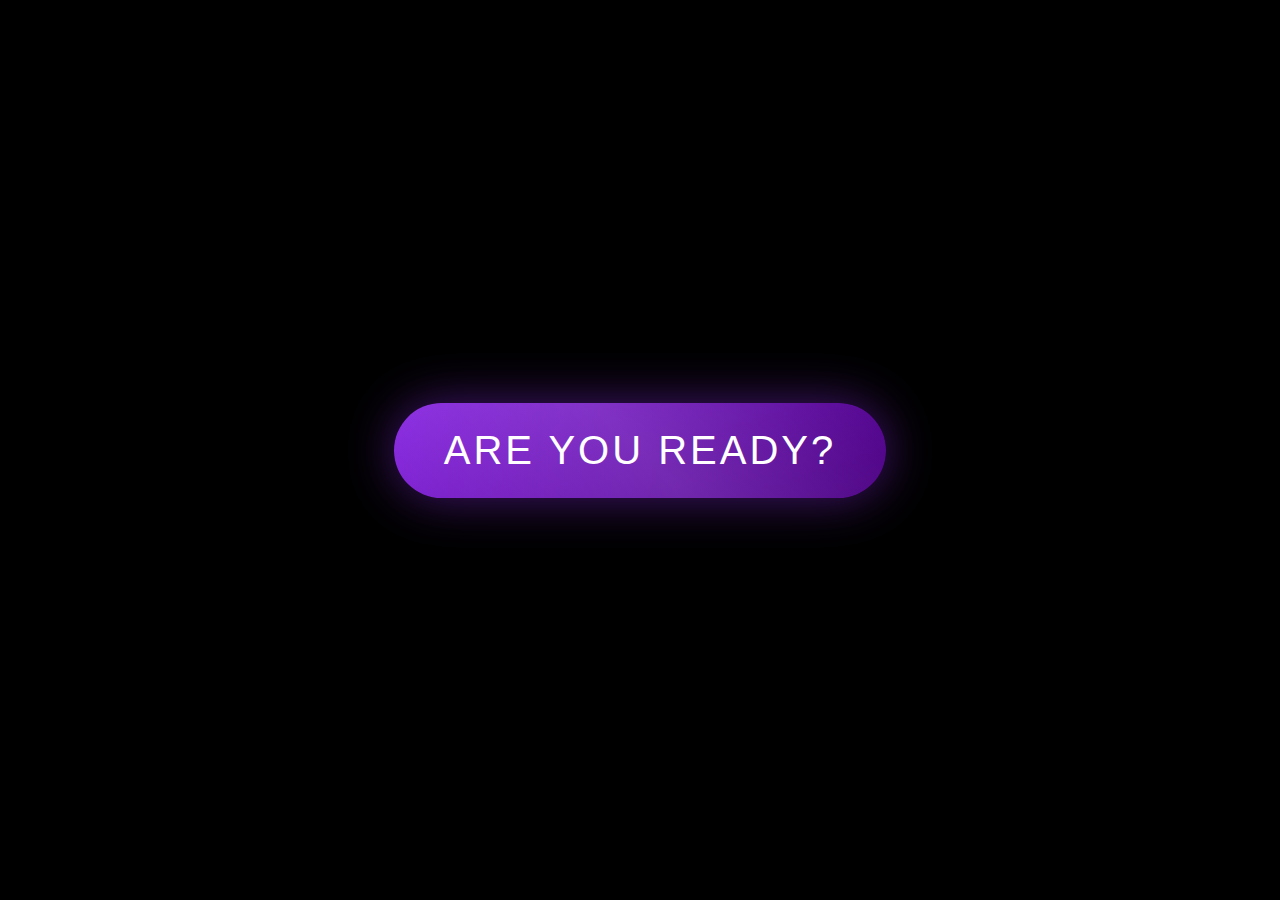
<file: index.html>
<!DOCTYPE html>
    <meta charset="UTF-8">
    <meta name="viewport" content="width=device-width, initial-scale=1.0">
<html>
<head>
    <style>
        body {
            margin: 0;
            padding: 0;
            overflow: hidden;
            background: #000;
            height: 100vh;
            display: flex;
            justify-content: center;
            align-items: center;
            font-family: 'Arial', sans-serif;
        }

        #startButton {
            padding: 25px 50px;
            font-size: 2.5em;
            background: linear-gradient(135deg, #8A2BE2 0%, #4B0082 100%);
            color: white;
            border: none;
            border-radius: 50px;
            cursor: pointer;
            position: relative;
            overflow: hidden;
            transition: all 0.3s ease;
            box-shadow: 0 0 50px rgba(138, 43, 226, 0.5);
            text-transform: uppercase;
            letter-spacing: 3px;
            animation: pulse 2s infinite;
        }

        #startButton:hover {
            transform: scale(1.05);
            box-shadow: 0 0 70px rgba(138, 43, 226, 0.8);
        }

        #startButton::before {
            content: '';
            position: absolute;
            top: -50%;
            left: -50%;
            width: 200%;
            height: 200%;
            background: linear-gradient(45deg, 
                transparent 25%,
                rgba(255,255,255,0.1) 50%,
                transparent 75%);
            animation: shine 3s infinite;
        }

        #videoContainer {
            padding: 25px 50px;

            border: none;
            border-radius: 50px;

            display: none;
            position: fixed;

            overflow: hidden;
        }

        #myVideo {
            width: 100%;
            height: 100%;
            object-fit: contain;
        }

        #skipButton {
            position: fixed;
            bottom: 40px;
            right: 40px;
            padding: 15px 30px;
            background: linear-gradient(135deg, #FF6B6B 0%, #FF8E53 100%);
            color: white;
            border: none;
            border-radius: 25px;
            cursor: pointer;
            display: none;
            font-size: 1.2em;
            box-shadow: 0 0 30px rgba(255,107,107,0.5);
            transition: all 0.3s ease;
        }

        #skipButton:hover {
            transform: scale(1.05);
            box-shadow: 0 0 50px rgba(255,107,107,0.8);
        }

        @keyframes pulse {
            0% { transform: scale(1); }
            50% { transform: scale(1.02); }
            100% { transform: scale(1); }
        }

        @keyframes shine {
            0% { transform: translate(-50%, -50%) rotate(45deg); }
            100% { transform: translate(50%, 50%) rotate(45deg); }
        }
    </style>
</head>
<body>
    <button id="startButton">ARE YOU READY?</button>
    
    <div id="videoContainer">
        <video id="myVideo" src="chess.mp4"></video>
        <button id="skipButton">SKIP</button>
    </div>

    <script>
        const startButton = document.getElementById('startButton');
        const videoContainer = document.getElementById('videoContainer');
        const video = document.getElementById('myVideo');
        const skipButton = document.getElementById('skipButton');

        // مدیریت کلیک روی دکمه شروع
        startButton.addEventListener('click', async () => {
            try {
                // پنهان کردن دکمه شروع
                startButton.style.display = 'none';
                
                // نمایش ویدیو
                videoContainer.style.display = 'block';
                
                // درخواست مجوز پخش صدا
                await video.play();
                
                // نمایش دکمه SKIP بعد از 4 ثانیه
                setTimeout(() => {
                    skipButton.style.display = 'block';
                }, 4000);
                
            } catch (error) {
                alert('برای پخش ویدیو نیاز به مجوز دارید!');
                startButton.style.display = 'block';
            }
        });

        // مدیریت پایان ویدیو یا کلیک SKIP
        const redirect = () => {
            video.pause();
            window.location.href = 'chess.html';
        };

        video.addEventListener('ended', redirect);
        skipButton.addEventListener('click', redirect);

        // تنظیم سایز ویدیو
        const setVideoSize = () => {
            const videoRatio = video.videoWidth / video.videoHeight;
            const windowRatio = window.innerWidth / window.innerHeight;
            
            if (windowRatio > videoRatio) {
                video.style.width = 'auto';
                video.style.height = '100vh';
            } else {
                video.style.width = '100vw';
                video.style.height = 'auto';
            }
        };

        video.addEventListener('loadedmetadata', setVideoSize);
        window.addEventListener('resize', setVideoSize);
    </script>
</body>
</html>
</file>
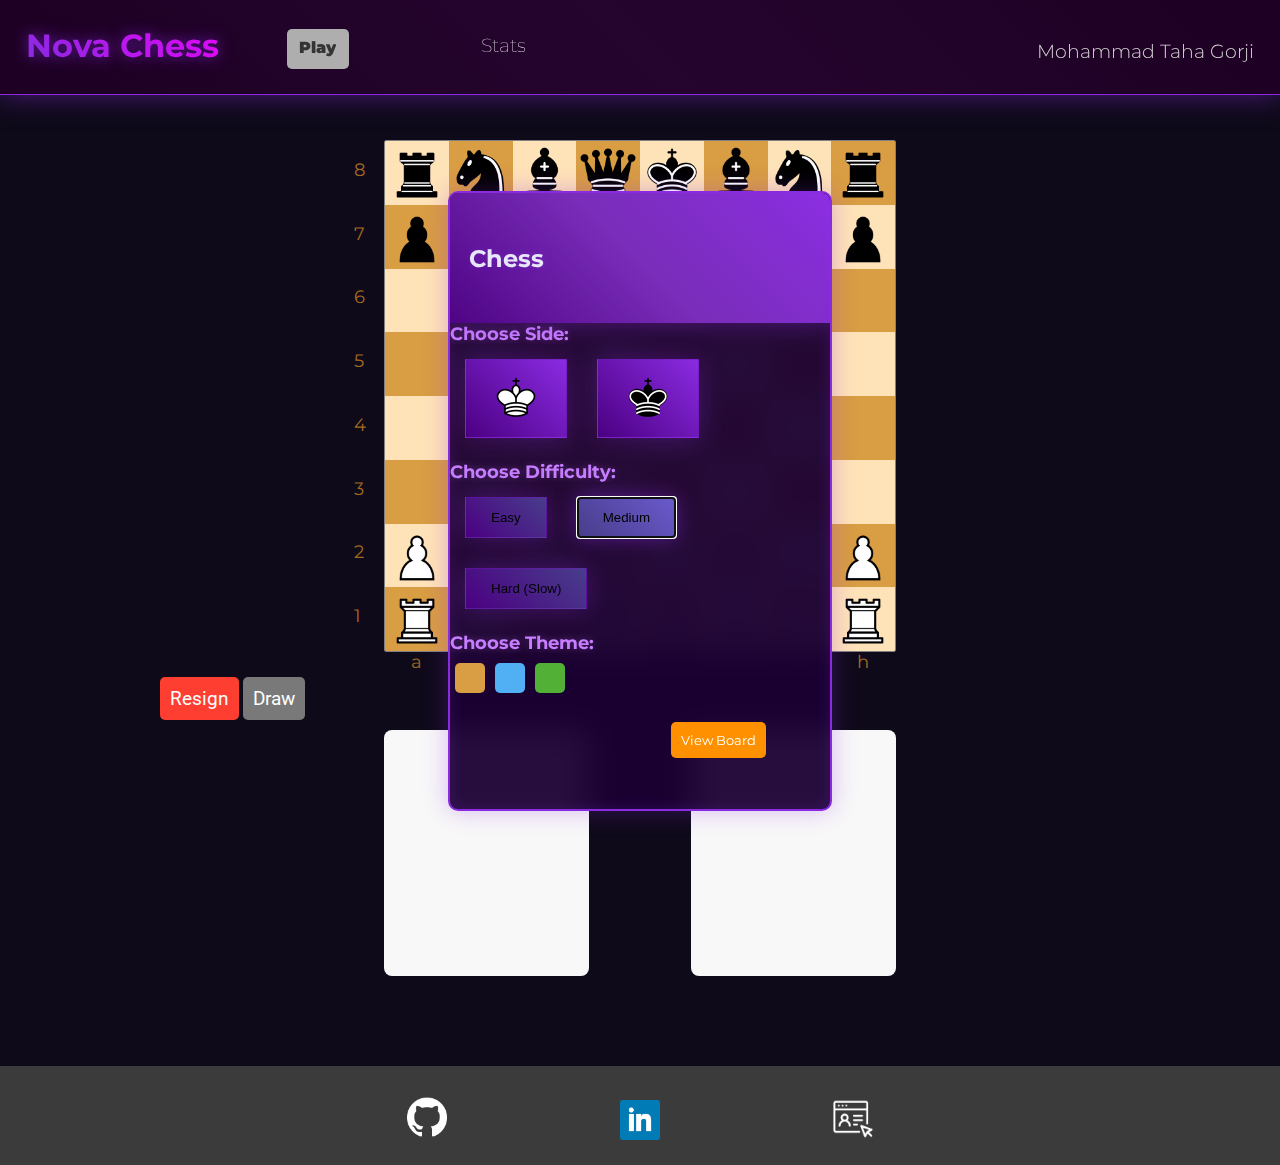
<file: chess.html>
<!DOCTYPE html>
<html lang="en">

<head>
    <meta charset="UTF-8">
    <meta http-equiv="X-UA-Compatible" content="IE=edge">
    <meta name="viewport" content="width=device-width, initial-scale=1.0">
    <link rel="stylesheet" href="styles.css">
    <link rel="stylesheet" href="stats.css">
    <link rel="icon" href="Images/Icons/WebsiteIcon.png">

    <title>Nova Chess</title>
    
    <link rel="preconnect" href="https://fonts.gstatic.com">
    <link href="https://fonts.googleapis.com/css2?family=Roboto:wght@300;400;500&display=swap" rel="stylesheet">   
    <link href="https://fonts.googleapis.com/css2?family=Montserrat:wght@500&display=swap" rel="stylesheet">
</head>

<body>

    <header class="Header">
        <h1 style="display: inline;" class="headerTitle">Nova Chess</h1>
        <button style='background: rgb(174, 174, 174); margin-left: 5vw; border:none; outline: none; border-radius: 5px; padding-top: 1vh;padding-bottom: 1vh; padding-left: 1vw;padding-right: 1vw; margin-top: -5px;'><a href="index.html" class="LinkItem" style='font-weight: 900; color: rgb(52, 52, 52); background: transparent; margin-left: 0; padding-left: 0;'> Play </a></button>
        <a href="stats.html" class="LinkItem"> Stats </a>
        <h2 class='name'> Mohammad Taha Gorji</h2>

    </header>

    <div class="Container">    
        <div id="Board">     
        </div>
    </div>

    <div class="buttonsContainer">
        <button class="resignButton" onclick="resign()">Resign</button>
        <button class="drawButton" onclick="drawGame()">Draw</button>
    </div>

    <div class="CapturedPiecesContainer">   
        <div class="WhitePiecesCaptured">

        </div>
        <div class="BlackPiecesCaptured">

        </div>
    </div>


    <nav style="position: relative; bottom: 0; width: 100%; left: 0; margin-top: 10vh; ">

        <ul class="footer-links" style="padding-bottom: 5px; padding-top: 5px;">
            <li>
                <a href="https://github.com/mr-r0ot" target="_blank">
                    <img src="Images/Logo/githubLogo.jpg" width="40vw" style="padding-top: 9px;">
                </a>
            </li>

            <li><a href="https://www.linkedin.com/in/mohammad-taha-gorji/" target="_blank">
                    <img src="Images/Logo/linkedInLogo.png" width="40vw" style="padding-top: 12px;">
                </a></li>
            <li><a href="https://mr-r0ot.github.io/" target="_blank">
                <img src="Images/Logo/personalWebsite.png" width="40vw" style="padding-top: 11px;">
            </a></li>
        </ul>

    </nav>
    

    <script src="Scripts/Pieces.js"></script>
    <script src="Scripts/app.js"></script>
    <script src="Scripts/ComputerPlayer.js"></script>


</body>

</html>
</file>
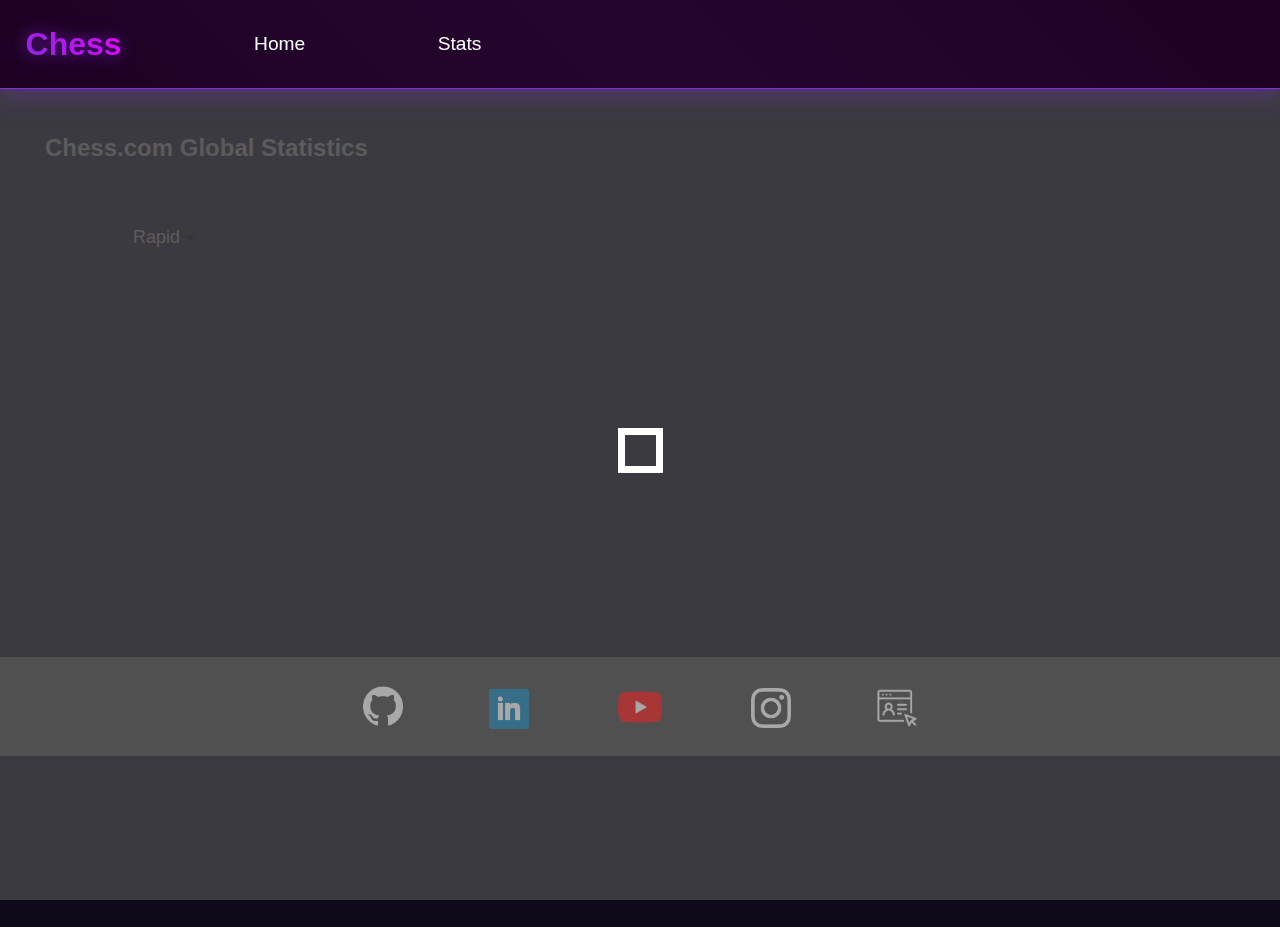
<file: stats.html>
<!DOCTYPE html>
<html lang="en">
<head>
    <meta charset="UTF-8">
    <meta http-equiv="X-UA-Compatible" content="IE=edge">
    <meta name="viewport" content="width=device-width, initial-scale=1.0">
    <title>Chess Stats</title>
    <link rel="stylesheet" href="styles.css">
    <link rel="stylesheet" href="stats.css">
    <link rel="icon" href="Images/Icons/WebsiteIcon.png">

</head>
<body>
    <header class="Header">
        <h1 style="display: inline;" class="headerTitle">Chess</h1>
        <a href="index.html" class="LinkItem"> Home </a>
        <a href="stats.html" class="LinkItem"> Stats </a>
    </header>

    
    <div class='LoadingScreen'>
        <div class="SquareLoad">
            
        </div>
    </div>

    <h2 class="subHeading">Chess.com Global Statistics</h2>
    <div class="dropdown">
        <div class="gameModes">
            <button class="selectedOption" style='font-size: large;'>Rapid<img src='Images/Icons/Dropdown.png' width='15px' style='padding-left: 5px'></button>
            <ul>
                <li><button onclick="changeMode('Rapid')">Rapid</button></li>
                <li><button onclick="changeMode('Daily')">Daily</button></li>
                <li><button onclick="changeMode('Daily 960')">Daily 960</button></li>
                <li><button onclick="changeMode('Blitz')">Blitz</button></li>
                <li><button onclick="changeMode('Bullet')">Bullet</button></li>
                <li><button onclick="changeMode('King of the Hill')">King of the Hill</button></li>
                <li><button onclick="changeMode('Crazyhouse')">Crazyhouse</button></li>
                <li><button onclick="changeMode('3 Check')">3 Check</button></li>
                <li><button onclick="changeMode('Bughouse')">Doubles (Bughouse)</button></li>

            </ul>
        </div>
    </div>

    <div class="playerList">
        
    </div>

    <nav style="position: relative; bottom: 0; width: 100%; left: 0; margin-top: 40vh;">

        <ul class="footer-links" style="padding-bottom: 5px; padding-top: 5px;">
            <li>
                <a href="https://github.com/Ishaan35" target="_blank">
                    <img src="Images/Logo/githubLogo.jpg" width="40vw" style="padding-top: 9px;">
                </a>
            </li>

            <li><a href="https://www.linkedin.com/in/ishaan35/" target="_blank">
                    <img src="Images/Logo/linkedInLogo.png" width="40vw" style="padding-top: 12px;">
                </a></li>
            <li><a href="https://www.youtube.com/channel/UCEShkg8TVshTmfDlvBZkXjw" target="_blank">
                    <img src="Images/Logo/youtubeLogo.png" width="50vw" style="padding-top: 5px;">
                </a>
            </li>
            <li><a href="https://www.instagram.com/ishaan_3_5/" target="_blank">
                <img src="Images/Logo/Instagram.png" width="40vw" style="padding-top: 11px;">
            </a></li>
            <li><a href="https://ishaan35.github.io/" target="_blank">
                <img src="Images/Logo/personalWebsite.png" width="40vw" style="padding-top: 11px;">
            </a></li>
        </ul>

    </nav>


    <script src="Scripts/stats.js"></script>
</body>
</html>
</file>
<file: styles.css>
*{
    margin: 0;
    padding: 0;
    text-decoration: none;
    box-sizing: border-box; 
    overflow-x: hidden; 
    scroll-behavior: smooth;
}

:root {
    --neon-purple: #8A2BE2;
    --deep-space: #0F0A1A;
    --galaxy-core: #1A001A;
    --stardust: rgba(138, 43, 226, 0.3);
    --quantum-glow: 0 0 25px rgba(138, 43, 226, 0.5);
    --event-horizon: linear-gradient(
        45deg,
        #4B0082 0%,
        #8A2BE2 50%,
        #4B0082 100%
    );
    --neon-purple: #8A2BE2;
    --dark-purple: #1A001A;
    --glass-bg: rgba(26, 0, 51, 0.95);
    --purple-glow: 0 0 25px rgba(138, 43, 226, 0.3);
}

body {
    background: var(--deep-space);
    min-height: 100vh;
    position: relative;
    font-family: 'Montserrat', sans-serif;
    color: #E6E6FA;
}

/* ==================== COSMIC HEADER ==================== */
.Header{
    background: rgba(26, 0, 26, 0.98);
    padding: 2%;
    font-family: 'Montserrat', sans-serif;
    color: #F8F8FF;
    font-weight: 100;
    position: relative;
    backdrop-filter: blur(15px);
    border-bottom: 1px solid var(--neon-purple);
    box-shadow: var(--quantum-glow);
    z-index: 1000;
}

.Header::before {
    content: '';
    position: absolute;
    top: 0;
    left: 0;
    width: 100%;
    height: 100%;
    background: var(--event-horizon);
    opacity: 0.1;
    z-index: -1;
}

/* ==================== INTERSTELLAR FOOTER ==================== */
.Footer{
    background: rgba(26, 0, 26, 0.98);
    padding: 2%;
    font-family: 'Montserrat', sans-serif;
    color: #F8F8FF;
    font-weight: 100;
    margin-top: 50px;
    bottom: 0;
    backdrop-filter: blur(15px);
    border-top: 1px solid var(--neon-purple);
    box-shadow: var(--quantum-glow);
    position: relative;
}

.Footer::after {
    content: '';
    position: absolute;
    bottom: 0;
    left: 50%;
    transform: translateX(-50%);
    width: 80%;
    height: 3px;
    background: var(--event-horizon);
    filter: blur(10px);
    opacity: 0.3;
}

/* ==================== NEBULA LINKS ==================== */
.footerLink{
    display: inline-block;
    vertical-align: middle;
    width: 10%;
    transition: transform 0.3s cubic-bezier(0.4, 0, 0.2, 1);
}

.footerLink:hover {
    transform: translateY(-3px) scale(1.1);
}

.headerTitle{
    font-size: xx-large;
    text-shadow: 0 0 15px rgba(138, 43, 226, 0.7);
    background: linear-gradient(45deg, #8A2BE2, #FF00FF);
    -webkit-background-clip: text;
    -webkit-text-fill-color: transparent;
    animation: titleGlow 2s ease-in-out infinite alternate;
}

@keyframes titleGlow {
    from { text-shadow: 0 0 10px rgba(138, 43, 226, 0.5); }
    to { text-shadow: 0 0 25px rgba(255, 0, 255, 0.7); }
}




.LinkItem{
    display: inline-block;
    margin-left: 10vw;
    font-family: 'Montserrat', sans-serif;    color: whitesmoke;
    color: white;
    height: 100%;
    font-size: larger;
    transition: .2s;
}
.LinkItem:hover{
    color: gray;
    transition: .2s;
}

.fileLetter{
    font-size: large;
    position: absolute;
    font-family: 'Montserrat', sans-serif;    color: rgb(162, 105, 32);
    margin-left: 5%;
}
.rankNumber{
    font-size: large;
    position: absolute;
    font-family: 'Montserrat', sans-serif;    color: rgb(162, 105, 32);
    float: left;
    margin-top: -9%;
    margin-left: -6%;
}

#Board{
    width: 100%;
    height: 100%;
    border: 0.5px solid grey;
    border-radius: 2px;
    display: block;
    margin: 0 auto;
    font-size: 0;
}
.Container{
    display: block;
    height: 40vw;
    width: 40vw;
    margin: auto;
    position: relative;
    left: 0;
    right: 0;
    margin-top:5vh;
    overflow: visible;
}
.CapturedPiecesContainer{
    display: block;
    height: 20vw;
    width: 40vw;
    margin: auto;
    position: relative;
    padding-top: 10px;
    overflow: hidden;
}

.WhitePiecesCaptured{
    float: left;
    width: 40%;
    display: block;
    height: 100%;
    border-radius: 8px;
    background: #f8f8f8;
}
.BlackPiecesCaptured{
    float: right;
    width: 40%;
    display: block;
    height: 100%;
    border-radius: 8px;
    background: #f8f8f8;
}

.blackSquare{
    width: 12.5%;
    height: 12.5%;
    background-color: #d99d43;
    display: inline-block;
    margin: 0;
    padding: 0;
}

.whiteSquare{
    width: 12.5%;
    height: 12.5%;
    background-color: #ffe3b8;
    display: inline-block;
}

.tint{
    width: 12.5%;
    height: 12.5%;
    display: inline-block;
    background-image: url("Images/Tint.png");
}

.moveIndicator{
    width: 12.5%;
    height: 12.5%;
    display: inline-block;
    background-image: url("Images/MoveIndicator.png");
}

.kingInCheck{
    width: 12.5%;
    height: 12.5%;
    display: inline-block;
    background-image: url("Images/KingInCheck.png");
}

















@keyframes PopUp {
    from {
        opacity: 0;
        top: 0;
        transform: scale(0.9);
        backdrop-filter: blur(0);
    }
    to {
        opacity: 1;
        top: 10%;
        transform: scale(1);
        backdrop-filter: blur(15px);
    }
}

/*popup*/
#PopUp{
    top: 10%;
    width: 30vw;
    height: auto;
    padding-bottom: 10%;
    border-radius: 10px;
    display: block;
    margin: auto;
    position: absolute;
    left: 0;
    right: 0;
    z-index: 10;
    box-shadow: 1px 1px 5px 5px rgba(0, 0, 0, 0.4);
    background: var(--glass-bg);
    border: 2px solid var(--neon-purple);
    box-shadow: var(--purple-glow), inset 0 0 15px rgba(138, 43, 226, 0.2);
    backdrop-filter: blur(15px);
    animation: PopUp 0.8s cubic-bezier(0.68, -0.55, 0.265, 1.55);
    color: white;

}
.PopUpHeader{
    background: linear-gradient(45deg, #4B0082, var(--neon-purple));
    box-shadow: 0 0 25px rgba(138, 43, 226, 0.4);
    padding: 8% 5%;
    border-radius: 8px 8px 0 0;
    position: relative;
    overflow: hidden;
}


.PopUpHeader::after {
    content: '';
    position: absolute;
    top: -50%;
    left: -50%;
    width: 200%;
    height: 200%;
    background: linear-gradient(45deg,
        transparent 20%,
        rgba(255, 255, 255, 0.1) 50%,
        transparent 80%
    );
    animation: headerGlow 6s infinite linear;
}

@keyframes headerGlow {
    from { transform: rotate(0deg); }
    to { transform: rotate(360deg); }
}

.PopUpText {
    color: #E6E6FA;
    text-shadow: 0 0 10px rgba(138, 43, 226, 0.4);
    font-size: 1.5em;
    margin: 20px 0;
}

.PopUpBodyText {
    color: #C77DFF;
    text-shadow: 0 0 8px rgba(199, 125, 255, 0.3);
    font-size: 1.1em;
}

.ChooseSideButton {
    background: linear-gradient(45deg, #4B0082, var(--neon-purple));
    border: 1px solid rgba(138, 43, 226, 0.5);
    padding: 12px 25px;
    margin: 15px;
    transition: all 0.3s ease;
    box-shadow: var(--purple-glow);
    position: relative;
    overflow: hidden;
}

.ChooseSideButton:hover {
    background: linear-gradient(45deg, var(--neon-purple), #6A0DAD);
    transform: translateY(-3px);
    box-shadow: 0 0 35px rgba(138, 43, 226, 0.6);
}

.ChooseSideButton:active {
    transform: scale(0.95) translateY(0);
    filter: brightness(1.2);
}

.DifficultyButton {
    background: linear-gradient(45deg, #4B0082, #483D8B);
    border: 1px solid rgba(138, 43, 226, 0.3);
}

.DifficultyButton:focus {
    background: linear-gradient(45deg, #483D8B, #6A5ACD);
    border: 1px solid var(--neon-purple);
    box-shadow: 0 0 20px rgba(138, 43, 226, 0.5);
}

.DifficultyButton:focus:hover {
    background: linear-gradient(45deg, #6A5ACD, #9370DB);
}















/*Pawn promotion*/
#Promotion{
    font-size: 0;
    top: 15%;
    width: 20vw;
    height: 5vw;
    border-radius: 8px;
    display: block;
    margin: auto;
    position: absolute;
    left: 0;
    right: 0;
    background-color: #f2f2f2;
    box-shadow: 1px 1px 5px 5px rgba(0, 0, 0, 0.4);
    
}
.PromotionOptions{
    font-size: 0;
    height: 100%;
    width: 25%;
    position: relative;
    display: inline-flex;
    overflow: hidden;
}

.buttonsContainer{
    display: block;
    position: relative;
    margin: auto;
    width: 75%;
    padding-top: 25px;

}
.resignButton{
    width: auto; 
    background-color: #fd3e30;
    overflow: hidden;
    padding: 10px;
    position: relative;
    display: inline-block;
    margin: auto;
    
    outline: none;
    border: none;
    border-radius: 5px;
    font-size: larger;
    color:white;
    font-family: 'Roboto', sans-serif;
    transition: 0.2s;

}
.resignButton:hover{
    background-color: #d12b1f;
    transition: 0.2s;
    cursor: pointer;
}
.resignButton:active{
    transform: scale(0.95);
}

.viewBoardButton{
    background-color: rgb(255, 145, 0);
    border: none;
    outline: none;
    border-radius: 5px;
    padding: 10px;
    color: white;
    margin-top: 10px;
    transition: 0.2s;
    font-family: 'Montserrat', sans-serif;
    display: block;
    width: auto;
    float: right;
    margin-right: 5vw;
    cursor: pointer;
}


.drawButton{
    width: auto; 
    background-color: #797979;
    overflow: hidden;
    padding: 10px;
    margin-top: 10px;
    display: inline-block;
    position: relative;
    margin: auto;

    outline: none;
    border: none;
    border-radius: 5px;
    font-size: larger;
    color:white;
    font-family: 'Roboto', sans-serif;
    transition: 0.2s;
}
.drawButton:hover{
    background-color: #5e5e5e;
    transition: 0.2s;
    cursor: pointer;
}
.drawButton:active{
    transform: scale(0.95);
}

.squareHover{
    cursor: default;
}
.squareHover:hover{
    cursor: pointer;
}

.name{
    float: right; font-weight: 300; font-size:larger; color: lightgray;
    padding-top: 1.5vh;
}
nav {
    display: flex;
    justify-content: space-around;
    align-items: center;
    list-style: none;
    min-height: 11vh;
    background-color: #3b3b3b;
    font-family: 'Montserrat', sans-serif;
}

.footer-links{
    display: flex;
    justify-content: space-around;
    width: 50%;
    vertical-align: middle;
    z-index: 0;
}
@media screen and (max-width: 1000px){
    .Container{
        width: 80vw;
        height: 80vw;
    }
    .CapturedPiecesContainer{
        width: 80vw;
        height: 40vw;
    }
    #PopUp{
        width: 60vw;
    }
    .resignButton{
        font-size: small;
    }
    .drawButton{
        font-size: small;
    }

    .LinkItem{
        display: inline-flex;
        padding-left: 3vh;
        font-size: small;
        margin-left: 5vw;
    }
    .headerTitle{
        font-size: x-large;
    }
    .PopUpBodyText{
        font-size: large;
    }
    .PopUpText{
        font-size: large;
    }
    #Promotion{
        width: 40vw;
        height: 10vw;
    }
    .name{
        font-size: medium;
    }
    .footer-links{
        width: 75%;
    }
}

@media screen and (max-width: 800px){
    .footer-links{
        width: 100%;
    }
}


/*board themes*/
.BrownThemeBlack{
    background-color: #d99d43;
}
.BrownThemeWhite{
    background-color: #ffe3b8;
}

.BlueThemeBlack{
    background-color: #51aff3;
}
.BlueThemeWhite{
    background-color: #b9e2ff;
}

.GreenThemeBlack{
    background-color: #51b035;
}
.GreenThemeWhite{
    background-color: #cfe2d2;
}



.brownButton{
    background-color: #d99d43;
    border: none;
    outline: none;
    border-radius: 5px;
    padding: 15px;
    position: relative;
    margin-top: 10px;
    transition: 0.2s;
    height: auto;
    margin-left: 5px;
    margin-right: 5px;
}
.blueButton{
    background-color: #51aff3;
    border: none;
    outline: none;
    border-radius: 5px;
    padding: 15px;
    position: relative;
    margin-top: 10px;
    transition: 0.2s;
    height: auto;
    margin-left: 5px;
    margin-right: 5px;
}
.greenButton{
    background-color: #51b035;
    border: none;
    outline: none;
    border-radius: 5px;
    padding: 15px;
    position: relative;
    margin-top: 10px;
    transition: 0.2s;
    height: auto;
    margin-left: 5px;
    margin-right: 5px;
}



.brownButton:focus, .blueButton:focus, .greenButton:focus{
    border: 2px solid black;
    transition: .2s;
}
</file>
<file: stats.css>
.dropdown{
    padding-top: 15px;
    height: 80vh;
    display: block;
    justify-content: space-around;
    align-items: center;
    width: 100%;
    margin: auto;
    position: absolute;
    overflow: hidden;
    z-index: 10;
    pointer-events: none;
}

.selectedOption{
    padding: 5px;
    pointer-events: all;

}

.gameModes{
    position: relative;
    width: 80%;
    height: 100%;
    margin: auto;
    pointer-events: none;
}

.gameModes ul{
    position: absolute;
    background: lightgray;
    margin-top: 10px;
    width: 200px;
    overflow: visible;
    display: flex;
    justify-content: space-around;
    align-items: center;
    flex-direction: column;
    list-style: none;
    border-radius: 5px;

    opacity: 0;
    pointer-events: 0;
    transform: translateY(-10px);
    transition: all 0.2s ease;
}

.gameModes li{
    width: 100%;
    height: 100%;
    display: flex;
    justify-content: center;
    align-items: center;
    transition: .2s;
    padding-top: 10px;
    padding-bottom: 10px;
}
.gameModes li:hover{
    background: rgb(236, 236, 236);
    transition: .2s;
    pointer-events: all;
}
.dropdown button{
    background: none;
    border: none;
    color: rgb(83, 83, 83);
    font-size: small;
    cursor: pointer;
    transition: .2s;
}
.dropdown button:hover{
    color: black;
    transition: .2s;
}
.gameModes button:focus + ul{
    opacity: 1;
    pointer-events: all;
    transform: translateY(0px);
}

.subHeading{
    font-family: 'Montserrat', sans-serif;
    color: rgb(83, 83, 83);
    padding: 5vh;
}

.playerList{
    padding-top: 10vh;
    pointer-events: none;
    position: relative;
    display: inline-flexbox;
    margin: auto;
    height: auto;
    width: 100%;
    overflow: hidden;    
}
.playerItem{
    width: 80%;
    height: 8vh;
    padding-top: 0.5vh;
    padding-bottom: 0.5vh;
    display: flexbox;
    margin: auto;
    background: rgb(251, 251, 251);
    overflow: visible;
    pointer-events: all;
    z-index: 11;
    transition: .05s;
}
.playerItem:hover{
    background: rgb(226, 226, 226);
    transition: .1s;
    cursor:pointer;
}

.playerItemRank{
    display:inline-block;
    vertical-align: middle;
    padding-left: 3vw;
    overflow: hidden;
    font-family: 'Montserrat', sans-serif;
}
.playerAvatar{
    display:inline-block; 
    vertical-align: middle;
    height: 100%;
    overflow: visible;
    padding: 1vh;
}

.playerTitle{
    display:inline-block;
    vertical-align: middle;
    margin-left: 3vw;
    padding-left: 3px;
    padding-right: 3px;
    padding-top: 2px;
    padding-bottom: 2px;
    color: white;
    border-radius: 4px;
    overflow: hidden;
    font-size: small;
    font-family: 'Montserrat', sans-serif;
    background: rgb(38, 117, 187);
}

.playerTitleBlank{
    display:inline-block;
    vertical-align: middle;
    margin-left: 3vw;
    padding-left: 3px;
    padding-right: 3px;
    padding-top: 2px;
    padding-bottom: 2px;
    color: transparent;
    border-radius: 4px;
    overflow: hidden;
    font-size: small;
    font-family: 'Montserrat', sans-serif;
    background: none;
}


.userName{
    display:inline-block;
    vertical-align: middle;
    padding-left: 1vw;
    font-weight: 300;
    overflow: hidden;
    font-family: 'Montserrat', sans-serif;
    color: rgb(52, 72, 135);
}

.Rating{
    display:inline-block;
    vertical-align: middle;
    padding-left: 1vw;
    font-weight: 300;
    overflow: hidden;
    font-family: 'Montserrat', sans-serif;
    color: gray; 
    font-size: small; 
    margin-left: 5vw;
    position: absolute;
    left: 70%;
    margin-top: 2vh;
}

.Country{
    display:inline-block;
    vertical-align: middle;
    padding-left: 1vw;
    font-weight: 300;
    overflow: hidden;
    font-family: 'Montserrat', sans-serif;
    color: navy; 
    font-size: small; 
    margin-left: 5vw;
    position: absolute;
    left: 40%;
    margin-top: 2vh;
}

.lineSeparate{
    color: gray; height: 0.5px; background: lightgrey; border: none; width: 75%; position: relative; margin: auto; 
}

.LoadingScreen{
    position: fixed;
    height: 100%;
    width: 100%;
    background: rgba(98, 98, 98, 0.551);
    top: 0;
    z-index: 20;

    display: flex;
    justify-content: center;
    align-items: center;
}
@keyframes loading {
    0%   {transform: rotate(-540deg);}
    25% {border: 0.8vh solid white;}
    50% {border: 0.8vh solid white; transform: rotate(-720deg);  background: white;}
    75% {border: 0.8vh solid white; background: transparent;}
    100% {border: 0.8vh solid white; }
}

@keyframes fade{
    0% {opacity: 1; display: flex;}
    100% {opacity: 0; display: none;}
}


.SquareLoad{

    animation-name: loading;
    animation-duration: 2s;
    animation-iteration-count: infinite;


    width: 5vh;
    height: 5vh;
    background: transparent;
    border: 0.8vh solid white;
    position: absolute;
}

.fadeOut{
    animation-name: fade;
    animation-duration: 0.5s;
    opacity: 0;
    pointer-events: none;
}



@media screen and (max-width: 1000px){
    .playerItemRank{
        font-size: x-small;
    }
    .playerAvatar{
        display:inline-block; 
        vertical-align: middle;
        height: 75%;
        overflow: visible;
        margin-left: 0vw;
    }
    .userName{
        font-size: x-small;
    }
    .playerTitle{
        font-size: xx-small;
        margin-left: 0;
    }
    .playerTitleBlank{
        font-size: xx-small;
        margin-left: 0;
    }
    .Rating{
        font-size: xx-small;
        margin-left: 1vw;
    }

}

@media screen and (max-width: 600px){
    .Country{
        display: none;
    }
}
</file>
